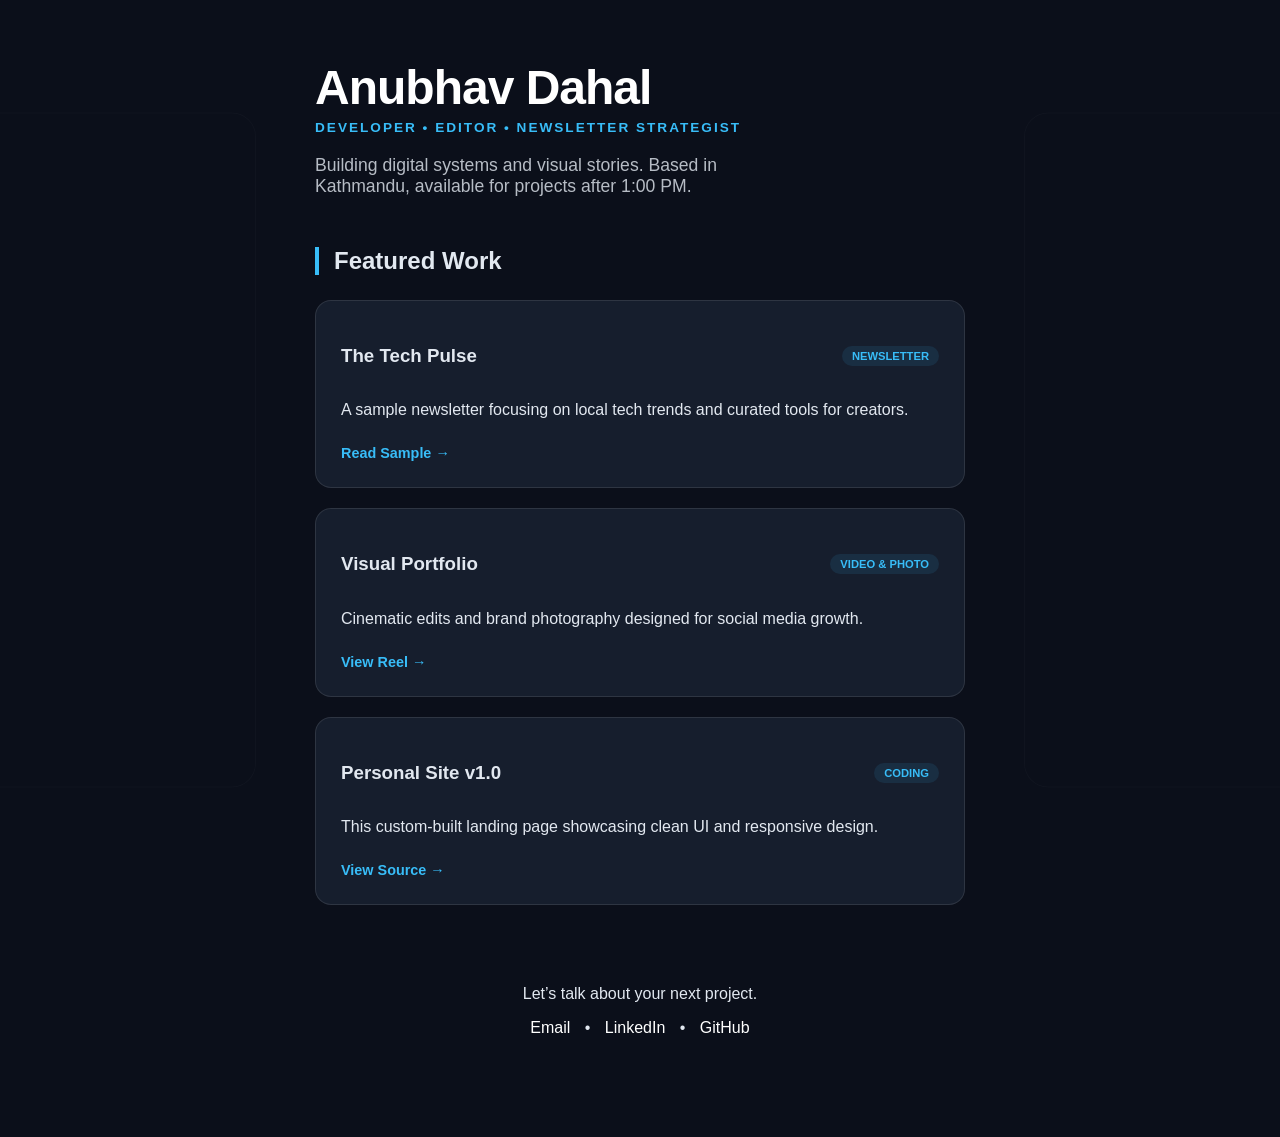
<file: index.html>
<!DOCTYPE html>
<html lang="en">
<head>
    <meta charset="UTF-8">
    <meta name="viewport" content="width=device-width, initial-scale=1.0">
    <title>Portfolio | Dev & Creative</title>
    <link rel="stylesheet" href="style.css">
</head>
<body>

    <!-- Decorative Side Images -->
    <div class="side-image left"></div>
    <div class="side-image right"></div>

    <div class="container">
        <header>
            <h1>Anubhav Dahal</h1>
            <p class="tagline">DEVELOPER • EDITOR • NEWSLETTER STRATEGIST</p>
            <p class="bio">Building digital systems and visual stories. Based in Kathmandu, available for projects after 1:00 PM.</p>
        </header>

        <section id="projects">
            <h2>Featured Work</h2>
            
            <div class="project-card">
                <div class="card-header">
                    <h3>The Tech Pulse</h3>
                    <span class="badge">Newsletter</span>
                </div>
                <p>A sample newsletter focusing on local tech trends and curated tools for creators.</p>
                <a href="tech-pulse-1.html" class="btn">Read Sample →</a>
            </div>

            <div class="project-card">
                <div class="card-header">
                    <h3>Visual Portfolio</h3>
                    <span class="badge">Video & Photo</span>
                </div>
                <p>Cinematic edits and brand photography designed for social media growth.</p>
                <a href="#" class="btn">View Reel →</a>
            </div>

            <div class="project-card">
                <div class="card-header">
                    <h3>Personal Site v1.0</h3>
                    <span class="badge">Coding</span>
                </div>
                <p>This custom-built landing page showcasing clean UI and responsive design.</p>
                <a href="https://github.com/" class="btn">View Source →</a>
            </div>
        </section>
        <footer>
    <p>Let’s talk about your next project.</p>
    <div class="links">
        <!-- Fixed the typo to gmail.com -->
        <a href="mailto:anubhav3965@gmail.com">Email</a> • 
        
        <!-- Opens in a new tab -->
        <a href="https://www.linkedin.com/in/anubhav-dahal-51035736a" target="_blank">LinkedIn</a> • 
        
        <!-- Takes them to your profile -->
        <a href="https://github.com/anubhav3965-ops" target="_blank">GitHub</a>
    </div>
</footer>
    </div>

</body>
</html>
</file>
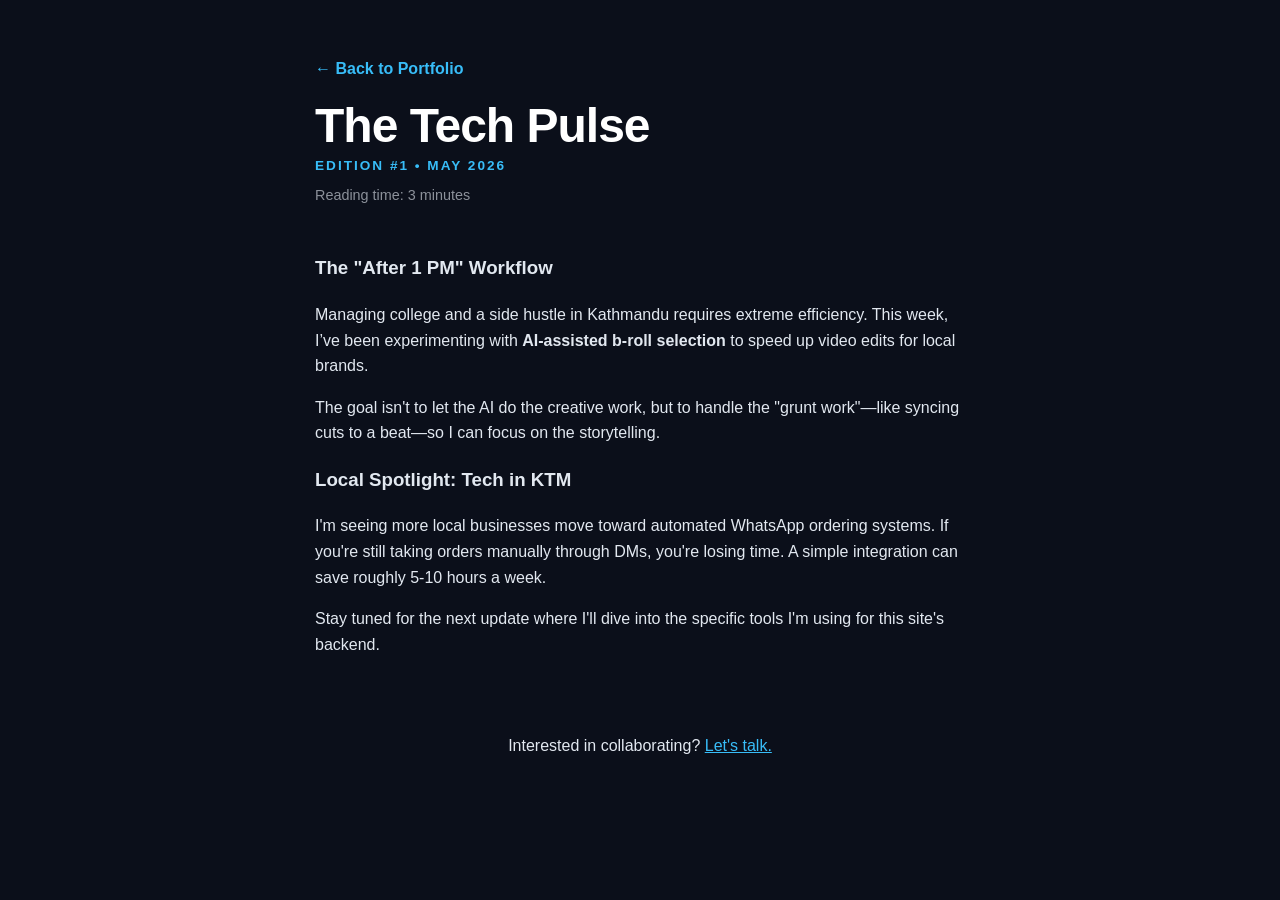
<file: tech-pulse-1.html>
<!DOCTYPE html>
<html lang="en">
<head>
    <meta charset="UTF-8">
    <meta name="viewport" content="width=device-width, initial-scale=1.0">
    <title>The Tech Pulse #1 | Anubhav Dahal</title>
    <link rel="stylesheet" href="style.css">
    <style>
        .content-body { line-height: 1.6; margin-top: 30px; }
        .date { opacity: 0.6; font-size: 0.9rem; }
        .back-link { display: block; margin-bottom: 20px; color: var(--accent); text-decoration: none; font-weight: bold; }
    </style>
</head>
<body>
    <div class="container">
        <header>
            <a href="index.html" class="back-link">← Back to Portfolio</a>
            <h1>The Tech Pulse</h1>
            <p class="tagline">EDITION #1 • MAY 2026</p>
            <p class="date">Reading time: 3 minutes</p>
        </header>

        <section class="content-body">
            <h3>The "After 1 PM" Workflow</h3>
            <p>Managing college and a side hustle in Kathmandu requires extreme efficiency. This week, I’ve been experimenting with <strong>AI-assisted b-roll selection</strong> to speed up video edits for local brands.</p>
            
            <p>The goal isn't to let the AI do the creative work, but to handle the "grunt work"—like syncing cuts to a beat—so I can focus on the storytelling.</p>

            <h3>Local Spotlight: Tech in KTM</h3>
            <p>I'm seeing more local businesses move toward automated WhatsApp ordering systems. If you're still taking orders manually through DMs, you're losing time. A simple integration can save roughly 5-10 hours a week.</p>
            
            <p>Stay tuned for the next update where I'll dive into the specific tools I'm using for this site's backend.</p>
        </section>

        <footer>
            <p>Interested in collaborating? <a href="mailto:anubhav3965@gmail.com" style="color: var(--accent);">Let's talk.</a></p>
        </div>
    </div>
</body>
</html>
</file>
<file: style.css>
:root {
    --bg: #0b0f1a;
    --text: #e2e8f0;
    --accent: #38bdf8;
    --card-bg: #161e2d;
    --border: rgba(255, 255, 255, 0.1);
}

* {
    box-sizing: border-box;
}

body {
    background-color: var(--bg);
    color: var(--text);
    font-family: 'Inter', -apple-system, BlinkMacSystemFont, 'Segoe UI', Roboto, sans-serif;
    margin: 0;
    display: flex;
    justify-content: center;
    padding: 60px 20px;
    position: relative;
    overflow-x: hidden;
    min-height: 100vh;
}

/* Background Side Images */
.side-image {
    position: fixed;
    top: 50%;
    transform: translateY(-50%);
    width: 22vw;
    height: 75vh;
    background-size: cover;
    background-position: center;
    border-radius: 24px;
    z-index: -1;
    opacity: 0.25;
    filter: grayscale(100%);
    transition: all 0.5s cubic-bezier(0.4, 0, 0.2, 1);
    border: 1px solid var(--border);
}

.left {
    left: -2vw;
    background-image: url('https://images.unsplash.com/photo-1498050108023-c5249f4df085?q=80&w=2072');
}

.right {
    right: -2vw;
    background-image: url('https://images.unsplash.com/photo-1551269901-5c5e14c25df7?q=80&w=2070');
}

.side-image:hover {
    opacity: 0.6;
    filter: grayscale(0%);
    transform: translateY(-52%) scale(1.02);
    border-color: var(--accent);
}

/* Content Container */
.container {
    max-width: 650px;
    width: 100%;
    z-index: 1;
}

header {
    margin-bottom: 50px;
}

header h1 {
    font-size: 3rem;
    margin: 0;
    color: #fff;
    letter-spacing: -1px;
}

.tagline {
    color: var(--accent);
    font-weight: 800;
    font-size: 0.85rem;
    letter-spacing: 2px;
    margin-top: 5px;
}

.bio {
    font-size: 1.1rem;
    opacity: 0.8;
    margin-top: 20px;
    max-width: 500px;
}

/* Project Cards */
h2 {
    font-size: 1.5rem;
    margin-bottom: 25px;
    border-left: 4px solid var(--accent);
    padding-left: 15px;
}

.project-card {
    background: var(--card-bg);
    padding: 25px;
    border-radius: 16px;
    margin-bottom: 20px;
    border: 1px solid var(--border);
    transition: transform 0.3s ease, border-color 0.3s ease;
}

.project-card:hover {
    transform: translateX(10px);
    border-color: var(--accent);
}

.card-header {
    display: flex;
    justify-content: space-between;
    align-items: center;
    margin-bottom: 10px;
}

.badge {
    font-size: 0.7rem;
    background: rgba(56, 189, 248, 0.1);
    color: var(--accent);
    padding: 4px 10px;
    border-radius: 20px;
    text-transform: uppercase;
    font-weight: bold;
}

.btn {
    text-decoration: none;
    color: var(--accent);
    font-weight: bold;
    font-size: 0.9rem;
    display: inline-block;
    margin-top: 10px;
}

footer {
    margin-top: 80px;
    text-align: center;
    padding-bottom: 40px;
}

.links a {
    color: #fff;
    text-decoration: none;
    margin: 0 10px;
    font-weight: 500;
}

/* Responsiveness */
@media (max-width: 1100px) {
    .side-image {
        width: 15vw;
    }
}

@media (max-width: 850px) {
    .side-image {
        display: none;
    }
    body {
        padding: 40px 20px;
    }
}
</file>
